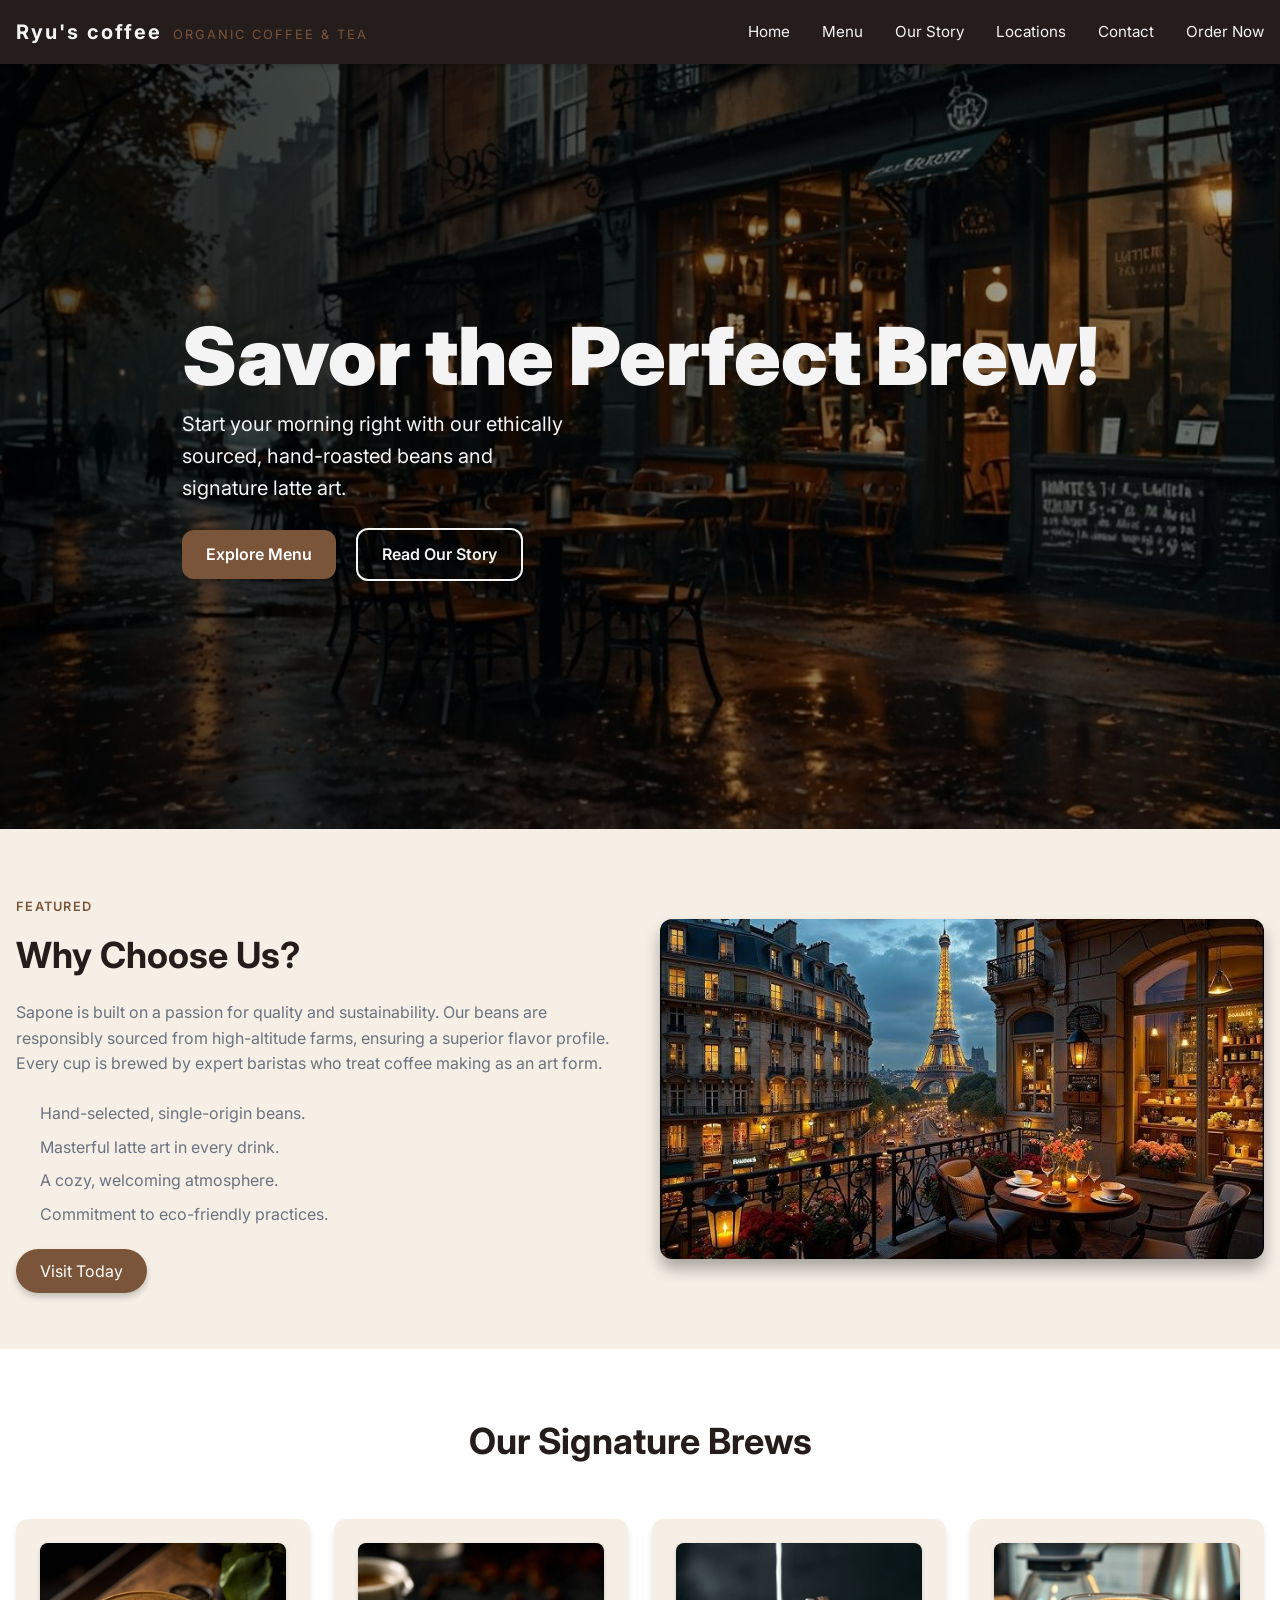
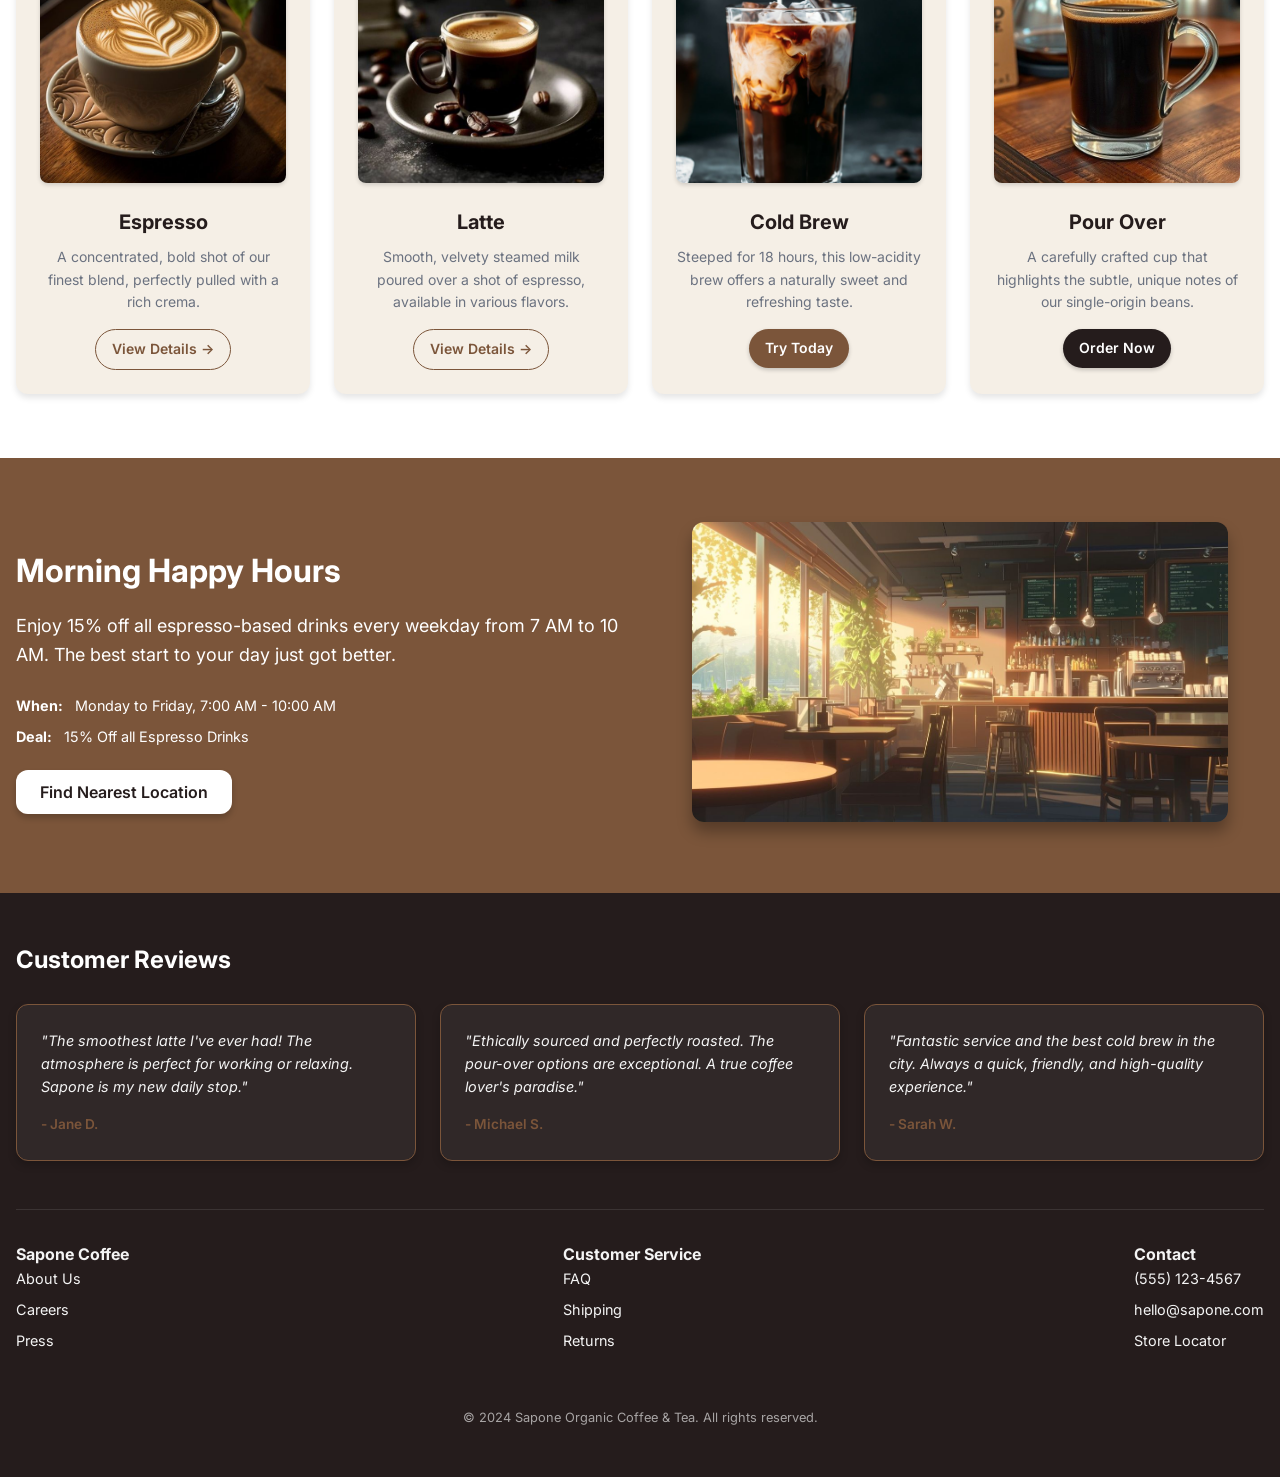
<file: index.html>
<!DOCTYPE html>
<html lang="en">
<head>
    <title>Ryu's coffee</title>
    <link rel="stylesheet" href="Coffeeshop .css">
    <link rel="icon" type="image/x-icon" href="latte-art.png">
</head>

<body>
    <!-- Main Container -->
    <div class="main-wrapper">

        <!-- 1. Header/Navigation -->
        <header class="header">
        <div class="container navbar">
        <!-- Logo --><div class="logo">Ryu's coffee <span>ORGANIC COFFEE & TEA</span></div>
        <!-- Desktop Nav Links --><nav class="nav-links"><a href="#home">Home</a><a href="#menu">Menu</a><a href="#story">Our Story</a>
                                                         <a href="#locations">Locations</a><a href="#contact">Contact</a><a href="#order">Order Now</a></nav>
        </div>
        </header>

        <!-- 2. Hero Section -->
        <section id="home" class="hero">
            <div class="hero-overlay"></div>
            <div class="container hero-content">
                <h1 class="hero-title">Savor the Perfect Brew!</h1>
                <p>Start your morning right with our ethically sourced, hand-roasted beans and signature latte art.</p>
                <div class="hero-buttons"><a href="#menu" class="btn-primary">     Explore Menu   </a>
                                          <a href="#story" class="btn-secondary">  Read Our Story </a> </div>
            </div>
        </section>

        <!-- 3. Featured / Why Choose Us Section -->
        <section id="story" class="featured-section">
            <div class="container featured-grid">
                <!-- Left Content -->
                <div class="featured-content">
                    <span class="tag">FEATURED</span>
                    <h2>Why Choose Us?</h2>
                    <p>Sapone is built on a passion for quality and sustainability. Our beans are responsibly sourced from high-altitude farms, ensuring a superior flavor profile. Every cup is brewed by expert baristas who treat coffee making as an art form.</p>
                    <ul><li>Hand-selected, single-origin beans.   </li>
                        <li>Masterful latte art in every drink.   </li>
                        <li>A cozy, welcoming atmosphere.         </li>
                        <li>Commitment to eco-friendly practices. </li>  
                    </ul>
                    <a href="#visit" class="featured-button">Visit Today</a> 
                </div>
                <!-- Right Image -->
                <div class="featured-image"><img src="france coffeeshop.jpg" alt="Close up of a coffee cup with latte art on wooden table"></div>
            </div>
        </section>
    </div>
    <!-- 4. Menu/Product Grid -->
        <section id="menu" class="menu-section">
            <div class="container">
                <h2>Our Signature Brews</h2>
                <div class="menu-grid">

                    <!-- Menu Item 1: Espresso -->
                    <div class="menu-item">
                        <!-- Using Picsum for a random, realistic image -->
                        <img src="espresso.jpg" alt="A shot of rich Espresso in a small glass">
                        <h3>Espresso</h3>
                        <p>A concentrated, bold shot of our finest blend, perfectly pulled with a rich crema.</p>
                        <a href="#" class="cta cta-link">View Details &rarr;</a>
                    </div>

                    <!-- Menu Item 2: Latte -->
                    <div class="menu-item">
                        <img src="lattee.jpg" alt="A cup of creamy Latte with beautiful foam art">
                        <h3>Latte</h3>
                        <p>Smooth, velvety steamed milk poured over a shot of espresso, available in various flavors.</p>
                        <a href="#" class="cta cta-link">View Details &rarr;</a>
                    </div>

                    <!-- Menu Item 3: Cold Brew -->
                    <div class="menu-item">
                        <img src="cold brew.jpg" alt="Cold Brew poured over ice in a tall glass">
                        <h3>Cold Brew</h3>
                        <p>Steeped for 18 hours, this low-acidity brew offers a naturally sweet and refreshing taste.</p>
                        <a href="#" class="cta cta-accent">Try Today</a>
                    </div>

                    <!-- Menu Item 4: Pour Over Coffee -->
                    <div class="menu-item">
                        <img src="pour over.jpg" alt="Pour Over coffee being brewed with a ceramic dripper">
                        <h3>Pour Over</h3>
                        <p>A carefully crafted cup that highlights the subtle, unique notes of our single-origin beans.</p>
                        <a href="#" class="cta cta-dark">Order Now</a>
                    </div>

                </div>
            </div>
        </section>

        <!-- 5. Happy Hours/CTA Banner -->
        <section class="cta-banner">
            <div class="container cta-grid">
                <!-- Content -->
                <div class="cta-content">
                    <h2>Morning Happy Hours</h2>
                    <p>
                        Enjoy 15% off all espresso-based drinks every weekday from 7 AM to 10 AM. The best start to your day just got better.
                    </p>
                    <ul>
                        <li><strong>When:</strong> Monday to Friday, 7:00 AM - 10:00 AM</li>
                        <li><strong>Deal:</strong> 15% Off all Espresso Drinks</li>
                    </ul>
                    <a href="#locations" class="btn-cta-light">
                        Find Nearest Location
                    </a>
                </div>
                <!-- Image -->
                <div class="cta-image">
                    <img src="morning happy hours.jpg" alt="Two coffee drinks on a counter next to a brewing machine">
                </div>
            </div>
        </section>

        <!-- 6. Footer & Simplified Testimonials -->
        <footer id="contact" class="footer">
            <div class="container">
                <!-- Testimonial Grid (Simplified) -->
                <h3>Customer Reviews</h3>
                <div class="reviews-grid">
                    <!-- Review 1 -->
                    <div class="review-card">
                        <p>"The smoothest latte I've ever had! The atmosphere is perfect for working or relaxing. Sapone is my new daily stop."</p>
                        <div class="author">- Jane D.</div>
                    </div>
                    <!-- Review 2 -->
                    <div class="review-card">
                        <p>"Ethically sourced and perfectly roasted. The pour-over options are exceptional. A true coffee lover's paradise."</p>
                        <div class="author">- Michael S.</div>
                    </div>
                    <!-- Review 3 -->
                    <div class="review-card">
                        <p>"Fantastic service and the best cold brew in the city. Always a quick, friendly, and high-quality experience."</p>
                        <div class="author">- Sarah W.</div>
                    </div>
                </div>

                <!-- Footer Links -->
                <div class="footer-links">
                    <div>
                        <strong>Sapone Coffee</strong>
                        <a href="#">About Us</a>
                        <a href="#">Careers</a>
                        <a href="#">Press</a>
                    </div>
                    <div>
                        <strong>Customer Service</strong>
                        <a href="#">FAQ</a>
                        <a href="#">Shipping</a>
                        <a href="#">Returns</a>
                    </div>
                    <div>
                        <strong>Contact</strong>
                        <a href="#">(555) 123-4567</a>
                        <a href="#">hello@sapone.com</a>
                        <a href="#locations">Store Locator</a>
                    </div>
                </div>

                <p class="copyright">
                    &copy; 2024 Sapone Organic Coffee & Tea. All rights reserved.
                </p>
            </div>
        </footer>

    </div>
</body>
</html>
</body>
</html>
</file>
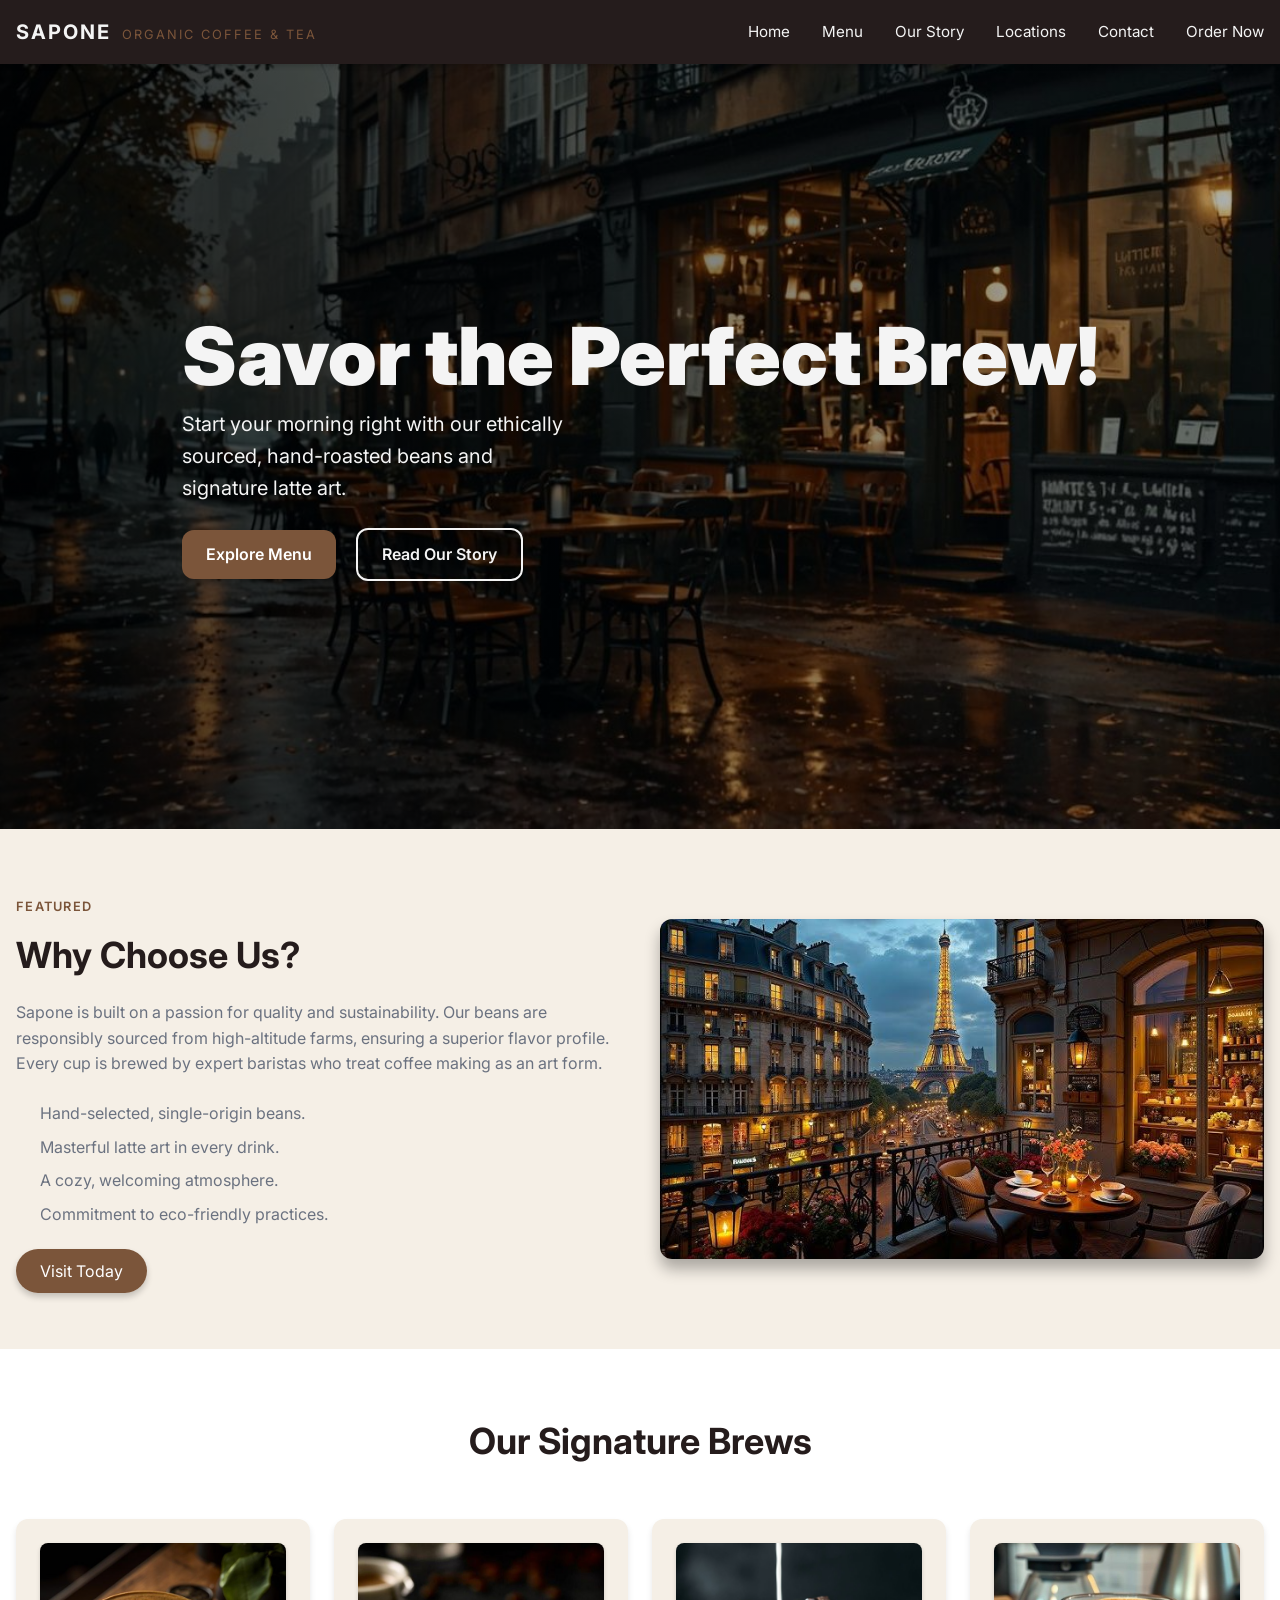
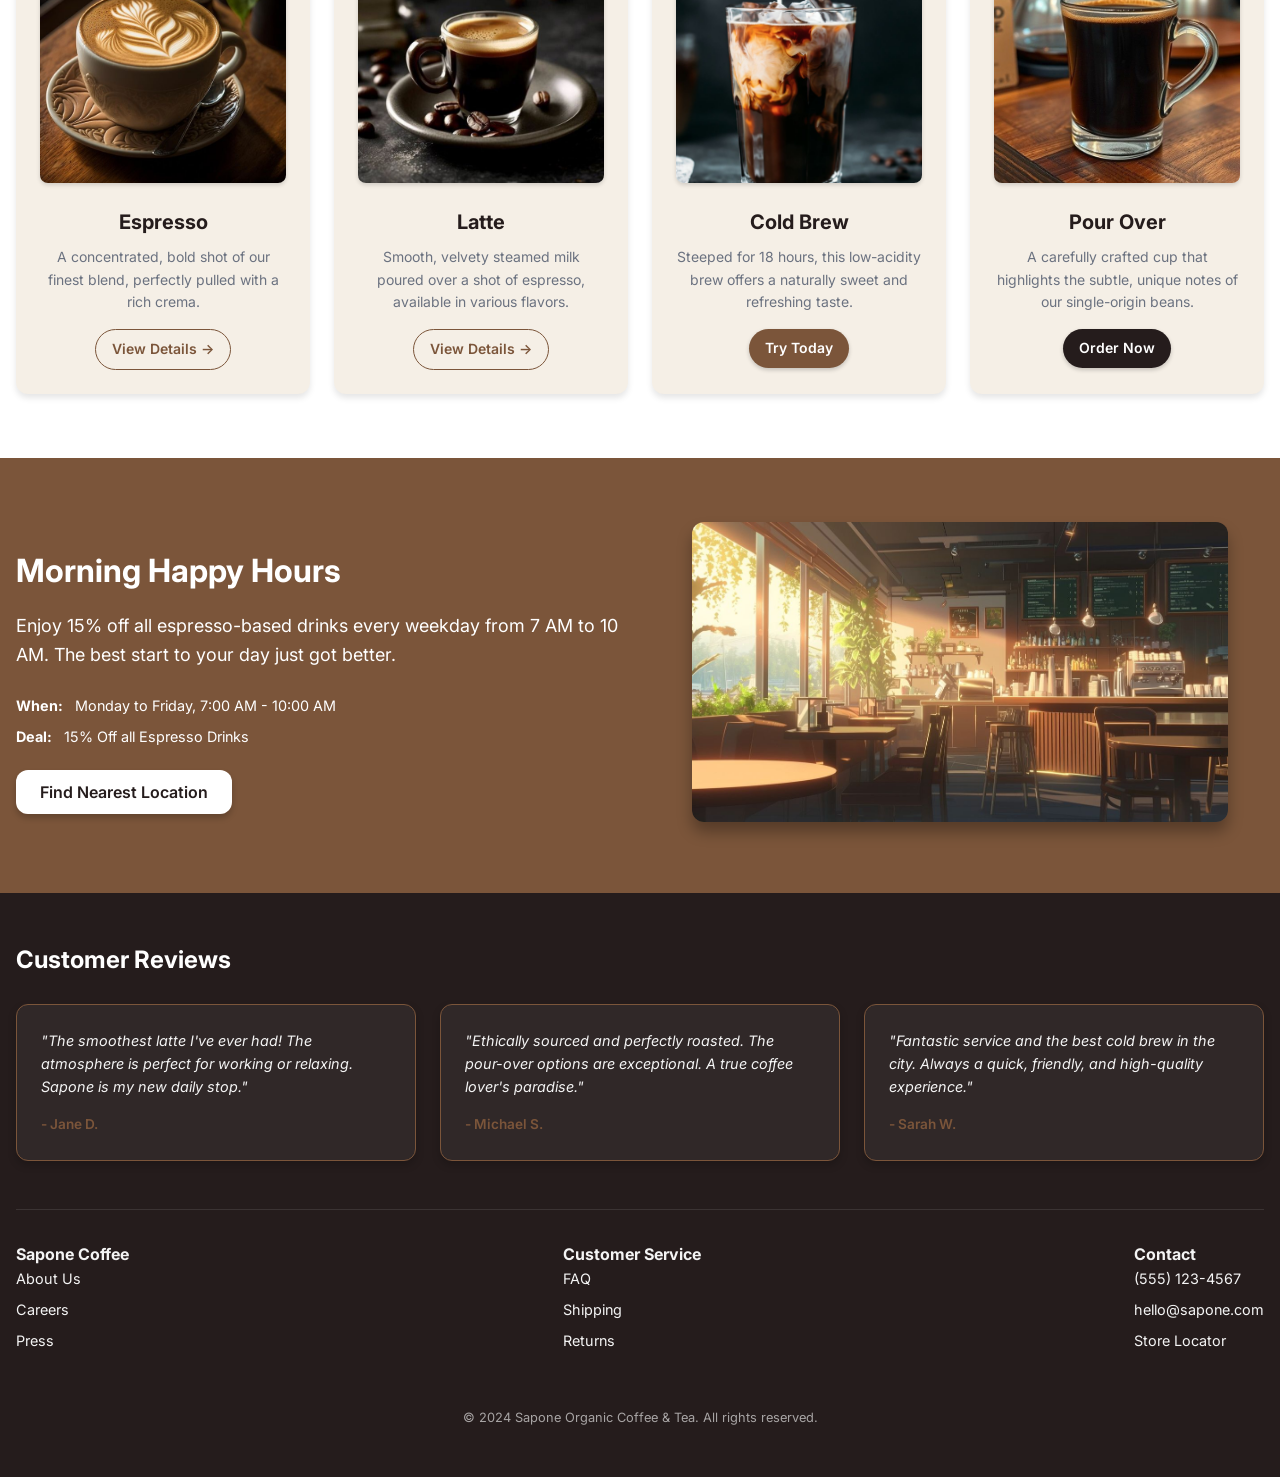
<file: Coffeeshop .html>
<!DOCTYPE html>
<html lang="en">
<head>
    <meta charset="UTF-8">
    <meta name="viewport" content="width=device-width, initial-scale=1.0">
    <title>SAPONE - Savor the Perfect Brew!</title>
    <link rel="stylesheet" href="Coffeeshop .css">
</head>

<body>
    <!-- Main Container -->
    <div class="main-wrapper">

        <!-- 1. Header/Navigation -->
        <header class="header">
        <div class="container navbar">
        <!-- Logo --><div class="logo">SAPONE <span>ORGANIC COFFEE & TEA</span></div>
        <!-- Desktop Nav Links --><nav class="nav-links"><a href="#home">Home</a><a href="#menu">Menu</a><a href="#story">Our Story</a>
                                                         <a href="#locations">Locations</a><a href="#contact">Contact</a><a href="#order">Order Now</a></nav>
        </div>
        </header>

        <!-- 2. Hero Section -->
        <section id="home" class="hero">
            <div class="hero-overlay"></div>
            <div class="container hero-content">
                <h1 class="hero-title">Savor the Perfect Brew!</h1>
                <p>Start your morning right with our ethically sourced, hand-roasted beans and signature latte art.</p>
                <div class="hero-buttons"><a href="#menu" class="btn-primary">     Explore Menu   </a>
                                          <a href="#story" class="btn-secondary">  Read Our Story </a> </div>
            </div>
        </section>

        <!-- 3. Featured / Why Choose Us Section -->
        <section id="story" class="featured-section">
            <div class="container featured-grid">
                <!-- Left Content -->
                <div class="featured-content">
                    <span class="tag">FEATURED</span>
                    <h2>Why Choose Us?</h2>
                    <p>Sapone is built on a passion for quality and sustainability. Our beans are responsibly sourced from high-altitude farms, ensuring a superior flavor profile. Every cup is brewed by expert baristas who treat coffee making as an art form.</p>
                    <ul><li>Hand-selected, single-origin beans.   </li>
                        <li>Masterful latte art in every drink.   </li>
                        <li>A cozy, welcoming atmosphere.         </li>
                        <li>Commitment to eco-friendly practices. </li>  
                    </ul>
                    <a href="#visit" class="featured-button">Visit Today</a> 
                </div>
                <!-- Right Image -->
                <div class="featured-image"><img src="france coffeeshop.jpg" alt="Close up of a coffee cup with latte art on wooden table"></div>
            </div>
        </section>
    </div>
    <!-- 4. Menu/Product Grid -->
        <section id="menu" class="menu-section">
            <div class="container">
                <h2>Our Signature Brews</h2>
                <div class="menu-grid">

                    <!-- Menu Item 1: Espresso -->
                    <div class="menu-item">
                        <!-- Using Picsum for a random, realistic image -->
                        <img src="espresso.jpg" alt="A shot of rich Espresso in a small glass">
                        <h3>Espresso</h3>
                        <p>A concentrated, bold shot of our finest blend, perfectly pulled with a rich crema.</p>
                        <a href="#" class="cta cta-link">View Details &rarr;</a>
                    </div>

                    <!-- Menu Item 2: Latte -->
                    <div class="menu-item">
                        <img src="lattee.jpg" alt="A cup of creamy Latte with beautiful foam art">
                        <h3>Latte</h3>
                        <p>Smooth, velvety steamed milk poured over a shot of espresso, available in various flavors.</p>
                        <a href="#" class="cta cta-link">View Details &rarr;</a>
                    </div>

                    <!-- Menu Item 3: Cold Brew -->
                    <div class="menu-item">
                        <img src="cold brew.jpg" alt="Cold Brew poured over ice in a tall glass">
                        <h3>Cold Brew</h3>
                        <p>Steeped for 18 hours, this low-acidity brew offers a naturally sweet and refreshing taste.</p>
                        <a href="#" class="cta cta-accent">Try Today</a>
                    </div>

                    <!-- Menu Item 4: Pour Over Coffee -->
                    <div class="menu-item">
                        <img src="pour over.jpg" alt="Pour Over coffee being brewed with a ceramic dripper">
                        <h3>Pour Over</h3>
                        <p>A carefully crafted cup that highlights the subtle, unique notes of our single-origin beans.</p>
                        <a href="#" class="cta cta-dark">Order Now</a>
                    </div>

                </div>
            </div>
        </section>

        <!-- 5. Happy Hours/CTA Banner -->
        <section class="cta-banner">
            <div class="container cta-grid">
                <!-- Content -->
                <div class="cta-content">
                    <h2>Morning Happy Hours</h2>
                    <p>
                        Enjoy 15% off all espresso-based drinks every weekday from 7 AM to 10 AM. The best start to your day just got better.
                    </p>
                    <ul>
                        <li><strong>When:</strong> Monday to Friday, 7:00 AM - 10:00 AM</li>
                        <li><strong>Deal:</strong> 15% Off all Espresso Drinks</li>
                    </ul>
                    <a href="#locations" class="btn-cta-light">
                        Find Nearest Location
                    </a>
                </div>
                <!-- Image -->
                <div class="cta-image">
                    <img src="morning happy hours.jpg" alt="Two coffee drinks on a counter next to a brewing machine">
                </div>
            </div>
        </section>

        <!-- 6. Footer & Simplified Testimonials -->
        <footer id="contact" class="footer">
            <div class="container">
                <!-- Testimonial Grid (Simplified) -->
                <h3>Customer Reviews</h3>
                <div class="reviews-grid">
                    <!-- Review 1 -->
                    <div class="review-card">
                        <p>"The smoothest latte I've ever had! The atmosphere is perfect for working or relaxing. Sapone is my new daily stop."</p>
                        <div class="author">- Jane D.</div>
                    </div>
                    <!-- Review 2 -->
                    <div class="review-card">
                        <p>"Ethically sourced and perfectly roasted. The pour-over options are exceptional. A true coffee lover's paradise."</p>
                        <div class="author">- Michael S.</div>
                    </div>
                    <!-- Review 3 -->
                    <div class="review-card">
                        <p>"Fantastic service and the best cold brew in the city. Always a quick, friendly, and high-quality experience."</p>
                        <div class="author">- Sarah W.</div>
                    </div>
                </div>

                <!-- Footer Links -->
                <div class="footer-links">
                    <div>
                        <strong>Sapone Coffee</strong>
                        <a href="#">About Us</a>
                        <a href="#">Careers</a>
                        <a href="#">Press</a>
                    </div>
                    <div>
                        <strong>Customer Service</strong>
                        <a href="#">FAQ</a>
                        <a href="#">Shipping</a>
                        <a href="#">Returns</a>
                    </div>
                    <div>
                        <strong>Contact</strong>
                        <a href="#">(555) 123-4567</a>
                        <a href="#">hello@sapone.com</a>
                        <a href="#locations">Store Locator</a>
                    </div>
                </div>

                <p class="copyright">
                    &copy; 2024 Sapone Organic Coffee & Tea. All rights reserved.
                </p>
            </div>
        </footer>

    </div>
</body>
</html>
</body>
</html>
</file>
<file: Coffeeshop .css>
@import url('https://fonts.googleapis.com/css2?family=Inter:wght@400;600;700;900&display=swap');

:root {
    --color-dark:                #251c1c;      /* Espresso Dark */
    --color-less-dark:                #3c2e2e;
    --color-light:               #F5EFE6;      /* Latte Cream Background */
    --color-accent:              #7b553a;      /* Medium Brown Accent */
    --color-text-light:          #f4f4f4;      /* Off-White for Hero */
    --color-gray:                #6b7280;      /* Standard Gray Text */
    --max-width:                 1280px;}








/* 1.      General Things */
* {          box-sizing:         border-box;
             margin:             0;
             padding:            0; }

body {       font-family:       'Inter', sans-serif;
             line-height:        1.6;
             background-color:   var(--color-light);      
             color:              var(--color-dark); }

.container { max-width:          var(--max-width);
             margin:             0 auto;
             padding:            0 1rem; }










/* --- 2. Header & Navigation --- */
.header {      background-color:    var(--color-dark);
               color:               var(--color-text-light);
               position:            sticky; top: 0;z-index: 100;         
               box-shadow:          0 2px 5px rgba(0, 0, 0, 0.2); }

.navbar {      display:             flex;
               justify-content:     space-between;
               align-items:         center;
               height:              4rem;}

.logo {        font-size:           1.25rem;
               font-weight:         bold;
               letter-spacing:      0.1em;}

.logo span {   color:               var(--color-accent);
               font-size:           0.8rem;
               margin-left:         0.25rem; 
               font-weight:         normal;}

.nav-links {   display:             none;
               gap:                 2rem;}

.nav-links a { color:               var(--color-text-light);
               text-decoration:     none;
               transition:          color 0.3s ease;
               padding:             0.5rem 0;
               font-size:           0.95rem;}

.nav-button {  background-color:    var(--color-accent);
               color:               black;
               padding:             0.35rem 1rem;
               border-radius:       9999px;
               text-decoration:     none;
               box-shadow:          0 2px 4px rgba(0, 0, 0, 0.3);
               transition:          opacity 0.3s ease, background-color 0.3s ease; }

.nav-links a:hover { color:        var(--color-accent);}

@media (min-width: 768px) {        .nav-links{ display: flex; }}















/* --- 3. Hero Section --- */
.hero {             position:            relative;
                    height:              70vh;
                    display:             flex;
                    align-items:         center;
                    background-image:    url("Coffeshop\ hero\ .jpg");
                    background-size:     cover;
                    background-position: center; }

.hero-overlay {     position:            absolute;
                    top:                 0;
                    left:                0;
                    right:               0;
                    bottom:              0;
                    background:          linear-gradient(90deg, rgba(0, 0, 0, 0.708) 0%, rgba(0, 0, 0, 0.297));
                    z-index: 1;}

.hero-content {     position:            relative;
                    z-index:             2;
                    color:               var(--color-text-light);
                    padding-left:        1rem;}

.hero-content h1 {  font-size:           3rem;
                    font-weight:         900;
                    margin-bottom:       0.5rem;
                    line-height:         1.1;}

.hero-content p {   font-size:           1.25rem;
                    max-width:           25rem;
                    margin-bottom:       1.5rem;
                    font-weight:         400;}

.hero-buttons a {   display:            inline-block;
                    text-decoration:     none;
                    padding:             0.75rem 1.5rem;
                    border-radius:       0.75rem;
                    font-weight:         600;
                    margin-right:        1rem;
                    transition:          all 0.5s ease;}

.btn-primary {      background-color:    var(--color-accent);
                    color:               white;
                    padding:             0.75rem 1.5rem;
                    border-radius:       2rem;
                    text-decoration:     none;
                    box-shadow:          0 4px 6px rgba(0, 0, 0, 0.2);
                    transition:          all 0.5s ease;}

.btn-secondary {    background-color:    transparent;
                    color:               var(--color-text-light);
                    border:              2px solid var(--color-text-light);}

.btn-primary:hover { background-color: #ffffff;color: var(--color-dark);}
.btn-secondary:hover { background-color: white; color: var(--color-dark);}

@media (min-width: 1024px) {.hero {height: 85vh;} .hero-content h1 { font-size: 5rem;}}

















 /* --- 4. Featured Section (Why Choose Us) --- */
.featured-section {
    padding: 4rem 0;}

.featured-grid {
    display: grid;
    grid-template-columns: 1fr;
    gap: 2.5rem;
    align-items: center;}

@media (min-width: 768px) {
    .featured-grid {grid-template-columns: 1fr 1fr;}}

.featured-content .tag {
    font-size: 0.8rem;
    font-weight: 600;
    color: var(--color-accent);
    text-transform: uppercase;
    letter-spacing: 0.1em;}

.featured-content h2 {
    font-size: 2.25rem;
    font-weight: bold;
    margin: 0.5rem 0 1rem 0;
    color: var(--color-dark);}

.featured-content p {
     color: var(--color-gray);
    margin-bottom: 1.5rem;}

.featured-content ul {
    list-style: none;
    margin-bottom: 2rem;
    padding-left: 0;}

.featured-content li {
    margin-bottom: 0.5rem;
    color: var(--color-gray);
    position: relative;
    padding-left: 1.5rem;}

.featured-button {  background-color:    var(--color-accent);
                    color:               white;
                    padding:             0.75rem 1.5rem;
                    border-radius:       2rem;
                    text-decoration:     none;
                    box-shadow:          0 4px 6px rgba(0, 0, 0, 0.2);
                    transition:          all 0.5s ease;}

.featured-button:hover { background-color: var(--color-dark);}

.featured-image {position: relative;}

.featured-image img {
    width: 100%;
    height: auto;
    border-radius: 0.75rem;
    box-shadow: 0 10px 15px rgba(0, 0, 0, 0.3);
    transition: transform 0.5s ease;
    display: block;
    object-fit: cover;}

/* Hover effect on image */
.featured-image:hover img {transform: scale(1.02);}

 



















/* --- 5. Menu Grid --- */
.menu-section { padding: 4rem 0;
                background-color: white;
}

.menu-section h2 {
    font-size: 2.25rem;
    font-weight: bold;
    text-align: center;
    margin-bottom: 3rem;
    color: var(--color-dark);
}

.menu-grid {
    display: grid;
    grid-template-columns: repeat(auto-fit, minmax(200px, 1fr));
    gap: 1.5rem;
}

.menu-item {
    background-color: var(--color-light);
    padding: 1.5rem;
    border-radius: 0.75rem;
    box-shadow: 0 4px 6px rgba(0, 0, 0, 0.1);
    text-align: center;
    transition: transform 0.3s ease, box-shadow 0.3s ease;
}

.menu-item:hover {
    transform: translateY(-5px);
    box-shadow: 0 8px 12px rgba(0, 0, 0, 0.2);
}

.menu-item img {
    width: 100%;
    height: 15rem;
    object-fit: cover;
    border-radius: 0.5rem;
    margin-bottom: 1rem;
    box-shadow: 0 2px 4px rgba(0, 0, 0, 0.15);
}

.menu-item h3 {
    font-size: 1.25rem;
    font-weight: bold;
    margin-bottom: 0.5rem;
}

.menu-item p {
    color: var(--color-gray);
    font-size: 0.875rem;
    margin-bottom: 1rem;
    min-height: 2.5rem; /* Ensure consistent height */
}

.menu-item .cta {
    display: inline-block;
    font-size: 0.875rem;
    font-weight: 600;
    text-decoration: none;
    padding: 0.5rem 1rem;
    border-radius: 9999px;
    transition: background-color 0.3s ease, color 0.3s ease;
}





/* Special CTA button styling */
.menu-item .cta-accent {
    background-color: var(--color-accent);
    color: white;
    box-shadow: 0 2px 4px rgba(0, 0, 0, 0.2);
}

.menu-item .cta-accent:hover {
    background-color: #5d422a;
}

.menu-item .cta-dark {
    background-color: var(--color-dark);
    color: white;
    box-shadow: 0 2px 4px rgba(0, 0, 0, 0.2);
}

.menu-item .cta-dark:hover {
    background-color: #2e2424;
}

.menu-item .cta-link {
    background-color: transparent;
    color: var(--color-accent);
    border: 1px solid var(--color-accent);
}

.menu-item .cta-link:hover {
    background-color: var(--color-accent);
    color: white;
}




















/* --- 6. CTA Banner (Happy Hours) --- */
.cta-banner {
    background-color: var(--color-accent);
    padding: 4rem 0;
    color: white;
}

.cta-grid {
    display: grid;
    grid-template-columns: 1fr;
    gap: 2rem;
    align-items: center;
}

@media (min-width: 768px) {
    .cta-grid {
        grid-template-columns: 1fr 1fr;
    }
}

.cta-content h2 {
    font-size: 2rem;
    font-weight: bold;
    margin-bottom: 1rem;
}

.cta-content p {
    font-size: 1.125rem;
    margin-bottom: 1.5rem;
}

.cta-content ul {
    list-style: none;
    padding: 0;
    margin-bottom: 2rem;
}

.cta-content li {
    margin-bottom: 0.5rem;
    font-size: 0.9rem;
}

.cta-content li strong {
    font-weight: 700;
    margin-right: 0.5rem;
}

.cta-image {
    text-align: center;
}

.cta-image img {
    max-width: 100%;
    height: auto;
    max-height: 300px;
    border-radius: 0.75rem;
    box-shadow: 0 10px 15px rgba(0, 0, 0, 0.3);
    object-fit: cover;
}

.btn-cta-light {
    background-color: white;
    color: var(--color-dark);
    padding: 0.75rem 1.5rem;
    border-radius: 0.75rem;
    font-weight: 600;
    text-decoration: none;
    box-shadow: 0 4px 6px rgba(0, 0, 0, 0.2);
    transition: all 0.5s ease;
}

.btn-cta-light:hover {
    background-color: var(--color-less-dark);
    color: var(--color-light);
}
























/* --- 7. Footer --- */
.footer {
    background-color: var(--color-dark);
    color: var(--color-text-light);
    padding: 3rem 0;
}

.footer h3 {
    font-size: 1.5rem;
    font-weight: bold;
    margin-bottom: 1.5rem;
    color: white;
}

.reviews-grid {
    display: grid;
    grid-template-columns: 1fr;
    gap: 1.5rem;
    margin-bottom: 3rem;
}

@media (min-width: 768px) {
    .reviews-grid {
        grid-template-columns: repeat(3, 1fr);
    }
}

.review-card {
    background-color: rgba(255, 255, 255, 0.05); /* Very slight background */
    padding: 1.5rem;
    border-radius: 0.75rem;
    box-shadow: 0 4px 8px rgba(0, 0, 0, 0.2);
    border: 1px solid var(--color-accent);
    transition: all 0.5s ease;
}

.review-card:hover{
    border: 1px solid var(--color-light);

}


.review-card p {
    font-style: italic;
    font-size: 0.9rem;
    margin-bottom: 1rem;
}

.review-card .author {
    font-weight: 600;
    font-size: 0.85rem;
    color: var(--color-accent);
}

.footer-links {
    display: flex;
    justify-content: space-between;
    flex-wrap: wrap;
    padding-top: 2rem;
    border-top: 1px solid rgba(255, 255, 255, 0.1);
}

.footer-links div {
    flex-basis: 100%;
    margin-bottom: 1rem;
}

@media (min-width: 640px) {
    .footer-links div {
        flex-basis: auto;
    }
}

.footer-links a {
    color: var(--color-text-light);
    text-decoration: none;
    display: block;
    margin-bottom: 0.5rem;
    font-size: 0.9rem;
}

.footer-links a:hover {
    color: var(--color-accent);
}

.copyright {
    text-align: center;
    margin-top: 2rem;
    font-size: 0.8rem;
    color: rgba(255, 255, 255, 0.6);
}
</file>
